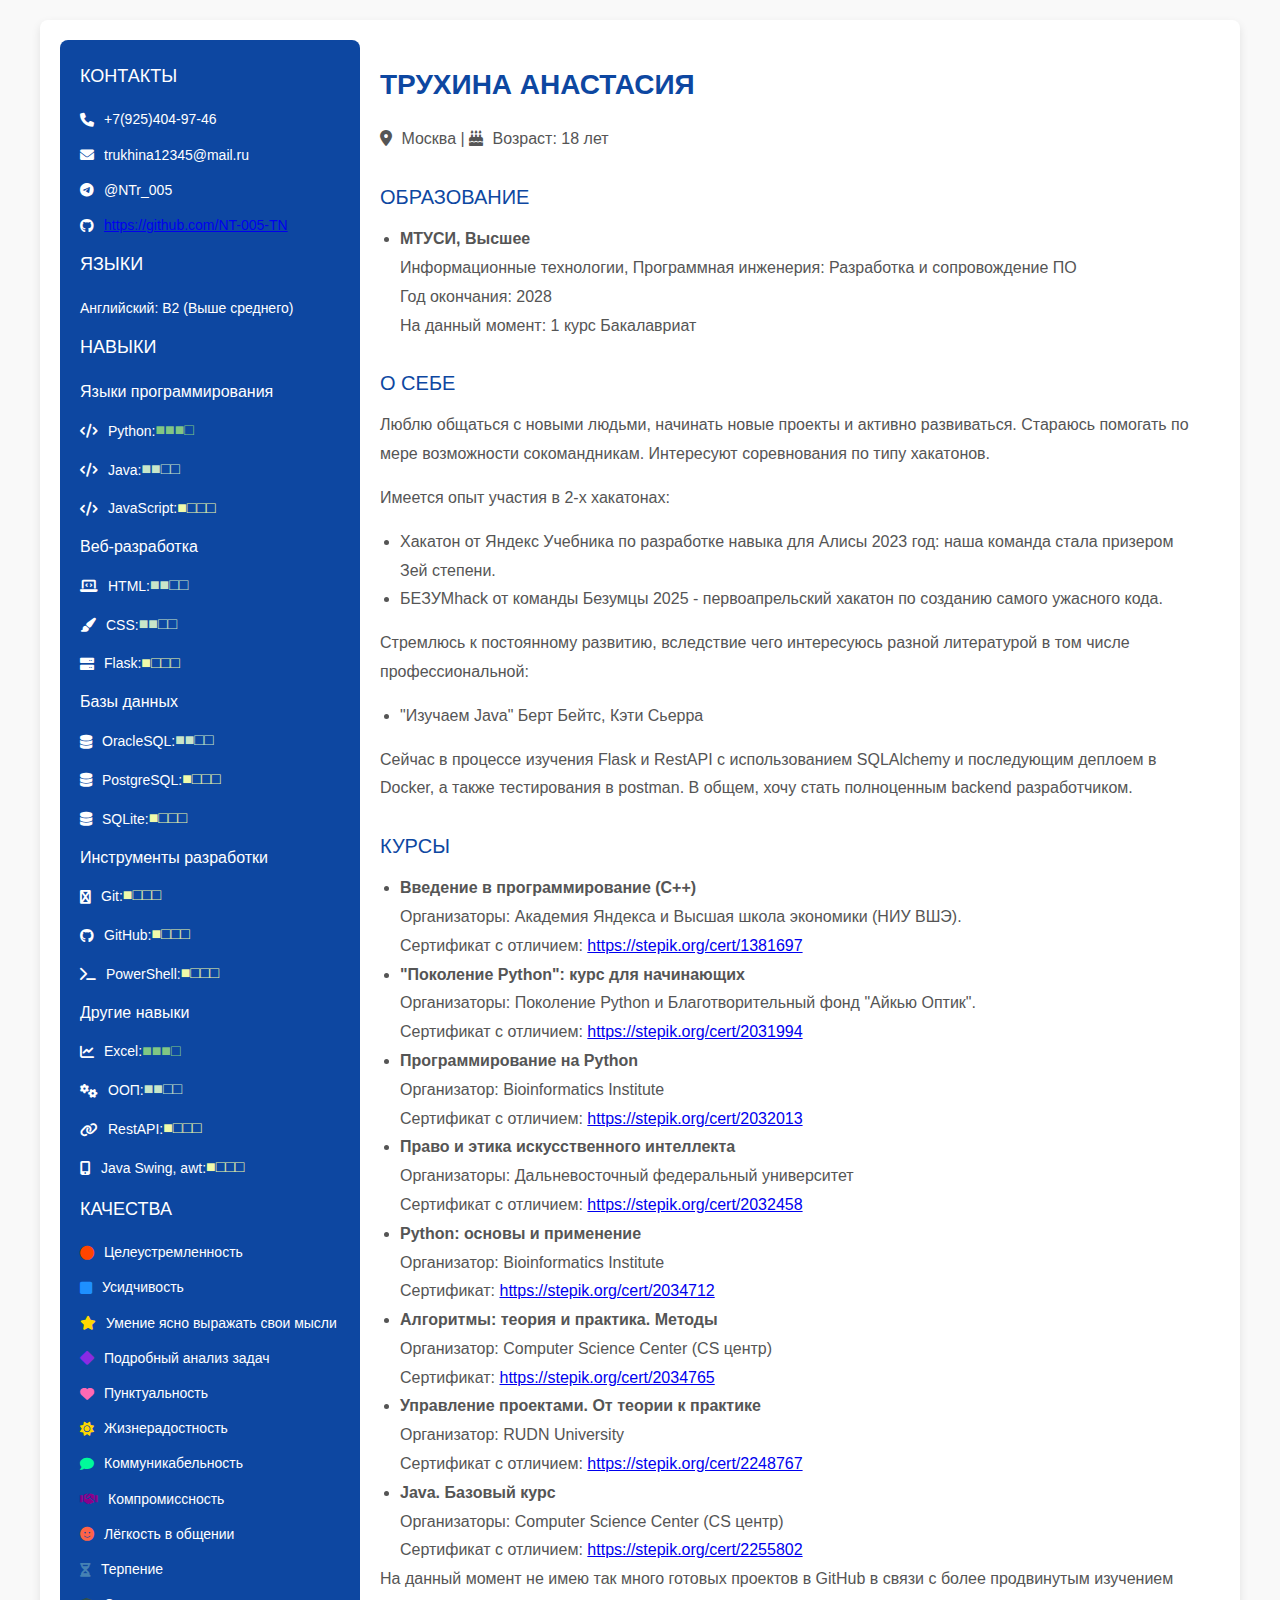
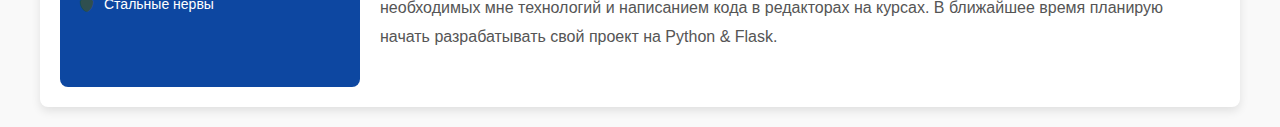
<file: index.html>
<!DOCTYPE html>
<html lang="ru">
<head>
    <meta charset="UTF-8">
    <meta name="viewport" content="width=device-width, initial-scale=1.0">
    <title>Резюме - Трухина Анастасия</title>
    <link rel="stylesheet" href="styles.css">
    <!-- Подключение Font Awesome через CDN -->
    <link rel="stylesheet" href="https://cdnjs.cloudflare.com/ajax/libs/font-awesome/6.0.0-beta3/css/all.min.css">
</head>
<body>
    <div class="container">
        <div class="sidebar">
            <h2>КОНТАКТЫ</h2>
            <ul>
                <li><i class="fas fa-phone"></i> +7(925)404-97-46</li>
                <li><i class="fas fa-envelope"></i> trukhina12345@mail.ru</li>
                <li><i class="fab fa-telegram-plane"></i> @NTr_005</li>
                <li><i class="fab fa-github"></i> <a href="https://github.com/NT-005-TN" target="_blank">https://github.com/NT-005-TN</a></li>
            </ul>

            <h2>ЯЗЫКИ</h2>
            <ul>
                <li>Английский: B2 (Выше среднего)</li>
            </ul>

            <h2>НАВЫКИ</h2>
            <div class="skills-block">
                <h3>Языки программирования</h3>
                <ul class="skills-list">
                    <li><i class="fas fa-code skill-icon"></i> Python: <span class="skill-level advanced">■■■□</span></li>
                    <li><i class="fas fa-code skill-icon"></i> Java: <span class="skill-level basic">■■□□</span></li>
                    <li><i class="fas fa-code skill-icon"></i> JavaScript: <span class="skill-level beginner">■□□□</span></li>
                </ul>
            </div>

            <div class="skills-block">
                <h3>Веб-разработка</h3>
                <ul class="skills-list">
                    <li><i class="fas fa-laptop-code skill-icon"></i> HTML: <span class="skill-level basic">■■□□</span></li>
                    <li><i class="fas fa-paint-brush skill-icon"></i> CSS: <span class="skill-level basic">■■□□</span></li>
                    <li><i class="fas fa-server skill-icon"></i> Flask: <span class="skill-level beginner">■□□□</span></li>
                </ul>
            </div>

            <div class="skills-block">
                <h3>Базы данных</h3>
                <ul class="skills-list">
                    <li><i class="fas fa-database skill-icon"></i> OracleSQL: <span class="skill-level basic">■■□□</span></li>
                    <li><i class="fas fa-database skill-icon"></i> PostgreSQL: <span class="skill-level beginner">■□□□</span></li>
                    <li><i class="fas fa-database skill-icon"></i> SQLite: <span class="skill-level beginner">■□□□</span></li>
                </ul>
            </div>

            <div class="skills-block">
                <h3>Инструменты разработки</h3>
                <ul class="skills-list">
                    <li><i class="fas fa-git-alt skill-icon"></i> Git: <span class="skill-level beginner">■□□□</span></li>
                    <li><i class="fab fa-github skill-icon"></i> GitHub: <span class="skill-level beginner">■□□□</span></li>
                    <li><i class="fas fa-terminal skill-icon"></i> PowerShell: <span class="skill-level beginner">■□□□</span></li>
                </ul>
            </div>

            <div class="skills-block">
                <h3>Другие навыки</h3>
                <ul class="skills-list">
                    <li><i class="fas fa-chart-line skill-icon"></i> Excel: <span class="skill-level advanced">■■■□</span></li>
                    <li><i class="fas fa-cogs skill-icon"></i> ООП: <span class="skill-level basic">■■□□</span></li>
                    <li><i class="fas fa-link skill-icon"></i> RestAPI: <span class="skill-level beginner">■□□□</span></li>
                    <li><i class="fas fa-mobile-alt skill-icon"></i> Java Swing, awt: <span class="skill-level beginner">■□□□</span></li>
                </ul>
            </div>

            <h2>КАЧЕСТВА</h2>
            <ul class="qualities-list">
                <li><i class="fas fa-circle"></i> Целеустремленность</li>
                <li><i class="fas fa-square"></i> Усидчивость</li>
                <li><i class="fas fa-star"></i> Умение ясно выражать свои мысли</li>
                <li><i class="fas fa-diamond"></i> Подробный анализ задач</li>
                <li><i class="fas fa-heart"></i> Пунктуальность</li>
                <li><i class="fas fa-sun"></i> Жизнерадостность</li>
                <li><i class="fas fa-comment"></i> Коммуникабельность</li>
                <li><i class="fas fa-handshake"></i> Компромиссность</li>
                <li><i class="fas fa-smile"></i> Лёгкость в общении</li>
                <li><i class="fas fa-hourglass"></i> Терпение</li>
                <li><i class="fas fa-shield-alt"></i> Стальные нервы</li>
            </ul>
        </div>

        <div class="main-content">
            <h1>ТРУХИНА АНАСТАСИЯ</h1>
            <p><i class="fas fa-map-marker-alt"></i> Москва | <i class="fas fa-birthday-cake"></i> Возраст: 18 лет</p>

            <h2>ОБРАЗОВАНИЕ</h2>
            <ul>
                <li>
                    <strong>МТУСИ, Высшее</strong><br>
                    Информационные технологии, Программная инженерия: Разработка и сопровождение ПО<br>
                    Год окончания: 2028<br>
                    На данный момент: 1 курс Бакалавриат
                </li>
            </ul>

            <h2>О СЕБЕ</h2>
            <p>
                Люблю общаться с новыми людьми, начинать новые проекты и активно развиваться. Стараюсь помогать по мере возможности сокомандникам. Интересуют соревнования по типу хакатонов.
            </p>
            <p>
                Имеется опыт участия в 2-х хакатонах:
                <ul>
                    <li>Хакатон от Яндекс Учебника по разработке навыка для Алисы 2023 год: наша команда стала призером Зей степени.</li>
                    <li>БEЗУМhack от команды Безумцы 2025 - первоапрельский хакатон по созданию самого ужасного кода.</li>
                </ul>
            </p>
            <p>
                Стремлюсь к постоянному развитию, вследствие чего интересуюсь разной литературой в том числе профессиональной:
                <ul>
                    <li>"Изучаем Java" Берт Бейтс, Кэти Сьерра</li>
                </ul>
            </p>
            <p>
                Сейчас в процессе изучения Flask и RestAPI с использованием SQLAlchemy и последующим деплоем в Docker, а также тестирования в postman. В общем, хочу стать полноценным backend разработчиком.
            </p>

            <h2>КУРСЫ</h2>
            <ul>
                <li>
                    <strong>Введение в программирование (C++)</strong><br>
                    Организаторы: Академия Яндекса и Высшая школа экономики (НИУ ВШЭ).<br>
                    Сертификат с отличием: <a href="https://stepik.org/cert/1381697">https://stepik.org/cert/1381697</a>
                </li>
                <li>
                    <strong>"Поколение Python": курс для начинающих</strong><br>
                    Организаторы: Поколение Python и Благотворительный фонд "Айкью Оптик".<br>
                    Сертификат с отличием: <a href="https://stepik.org/cert/2031994">https://stepik.org/cert/2031994</a>
                </li>
                <li>
                    <strong>Программирование на Python</strong><br>
                    Организатор: Bioinformatics Institute<br>
                    Сертификат с отличием: <a href="https://stepik.org/cert/2032013">https://stepik.org/cert/2032013</a>
                </li>
                <li>
                    <strong>Право и этика искусственного интеллекта</strong><br>
                    Организаторы: Дальневосточный федеральный университет<br>
                    Сертификат с отличием: <a href="https://stepik.org/cert/2032458">https://stepik.org/cert/2032458</a>
                </li>
                <li>
                    <strong>Python: основы и применение</strong><br>
                    Организатор: Bioinformatics Institute<br>
                    Сертификат: <a href="https://stepik.org/cert/2034712">https://stepik.org/cert/2034712</a>
                </li>
                <li>
                    <strong>Алгоритмы: теория и практика. Методы</strong><br>
                    Организатор: Computer Science Center (CS центр)<br>
                    Сертификат: <a href="https://stepik.org/cert/2034765">https://stepik.org/cert/2034765</a>
                </li>
                <li>
                    <strong>Управление проектами. От теории к практике</strong><br>
                    Организатор: RUDN University<br>
                    Сертификат с отличием: <a href="https://stepik.org/cert/2248767">https://stepik.org/cert/2248767</a>
                </li>
                <li>
                    <strong>Java. Базовый курс</strong><br>
                    Организаторы: Computer Science Center (CS центр)<br>
                    Сертификат с отличием: <a href="https://stepik.org/cert/2255802">https://stepik.org/cert/2255802</a>
                </li>
            </ul>
            <p>
                На данный момент не имею так много готовых проектов в GitHub в связи с более продвинутым изучением необходимых мне технологий и написанием кода в редакторах на курсах. В ближайшее время планирую начать разрабатывать свой проект на Python & Flask.
            </p>
        </div>
    </div>
</body>
</html>
</file>
<file: styles.css>
/* styles.css */
* {
  margin: 0;
  padding: 0;
  box-sizing: border-box;
  font-family: 'Open Sans', Arial, sans-serif; /* Мягкий шрифт */
}

body {
  background-color: #f9f9f9; /* Светлый фон */
  color: #333; /* Темно-серый текст */
  line-height: 1.8; /* Увеличенная высота строки */
  font-size: 16px; /* Базовый размер шрифта */
}

.container {
  display: flex;
  max-width: 1200px;
  margin: 20px auto;
  padding: 20px;
  background-color: #fff;
  box-shadow: 0 4px 10px rgba(0, 0, 0, 0.1); /* Плавная тень */
  border-radius: 8px; /* Закругленные углы */
}

.sidebar {
  width: 300px;
  padding: 20px;
  background-color: #0d47a1; /* Голубой акцент */
  color: #fff;
  border-radius: 8px; /* Закругленные углы */
}

.sidebar h2 {
  color: #fff;
  margin-bottom: 15px;
  font-size: 18px; /* Уменьшенный размер заголовков */
  font-weight: 500; /* Мягкая жирность */
}

.sidebar h3 {
  color: #fff;
  margin-bottom: 10px;
  font-size: 16px; /* Размер подзаголовков */
  font-weight: 500; /* Мягкая жирность */
}

.sidebar ul {
  list-style: none;
  padding: 0;
}

.sidebar li {
  margin-bottom: 10px;
  font-size: 14px; /* Уменьшенный размер текста */
  font-weight: 400; /* Легкий текст */
  display: flex;
  align-items: center;
}

.sidebar li i {
  margin-right: 10px;
  font-size: 14px;
  color: #fff; /* Белый цвет для иконок */
}

.skills-list .skill-level {
  font-size: 16px;
  font-family: monospace;
}

.skills-list .beginner {
  color: #F0FAAA; /* Светло-жёлто-зелёный для новичков */
}

.skills-list .basic {
  color: #C8E6C9; /* Средне-зелёный для базовых навыков */
}

.skills-list .advanced {
  color: #81C784; /* Тёмно-зелёный для опытных навыков */
}

.qualities-list li {
  margin-bottom: 10px;
  font-size: 14px;
  display: flex;
  align-items: center;
}

.qualities-list i {
  margin-right: 10px;
  font-size: 14px;
}

.qualities-list .fas.fa-circle {
  color: #FF4500; /* Оранжевый круг */
}

.qualities-list .fas.fa-square {
  color: #1E90FF; /* Синий квадрат */
}

.qualities-list .fas.fa-star {
  color: #FFD700; /* Золотая звезда */
}

.qualities-list .fas.fa-diamond {
  color: #8A2BE2; /* Фиолетовый ромб */
}

.qualities-list .fas.fa-heart {
  color: #FF69B4; /* Розовое сердце */
}

.qualities-list .fas.fa-sun {
  color: #FFD700; /* Желтое солнце */
}

.qualities-list .fas.fa-comment {
  color: #00FA9A; /* Светло-зеленый комментарий */
}

.qualities-list .fas.fa-handshake {
  color: #8B008B; /* Темно-фиолетовое рукопожатие */
}

.qualities-list .fas.fa-smile {
  color: #FF6347; /* Оранжевая улыбка */
}

.qualities-list .fas.fa-hourglass {
  color: #4682B4; /* Синие песочные часы */
}

.qualities-list .fas.fa-shield-alt {
  color: #2F4F4F; /* Темно-серый щит */
}

.main-content {
  flex: 1;
  padding: 20px;
  color: #444; /* Мягкий серый цвет текста */
}

.main-content h1 {
  font-size: 28px; /* Увеличенный размер имени */
  margin-bottom: 15px;
  font-weight: 600; /* Мягкая жирность */
  color: #0d47a1; /* Голубой акцент */
}

.main-content h2 {
  font-size: 20px; /* Размер заголовков */
  margin-top: 25px;
  margin-bottom: 10px;
  font-weight: 500; /* Мягкая жирность */
  color: #0d47a1; /* Голубой акцент */
}

.main-content p {
  margin-bottom: 15px;
  font-size: 16px; /* Базовый размер текста */
  font-weight: 400; /* Легкий текст */
  color: #555; /* Мягкий серый цвет текста */
}

.main-content ul {
  list-style: disc;
  padding-left: 20px;
  font-size: 16px; /* Размер текста в списках */
  font-weight: 400; /* Легкий текст */
  color: #555; /* Мягкий серый цвет текста */
}

.fa-map-marker-alt,
.fa-birthday-cake {
  margin-right: 5px;
}

/* Добавление адаптивности */
@media (max-width: 768px) {
  .container {
      flex-direction: column;
  }

  .sidebar {
      width: 100%;
      margin-bottom: 20px;
  }
}
</file>
